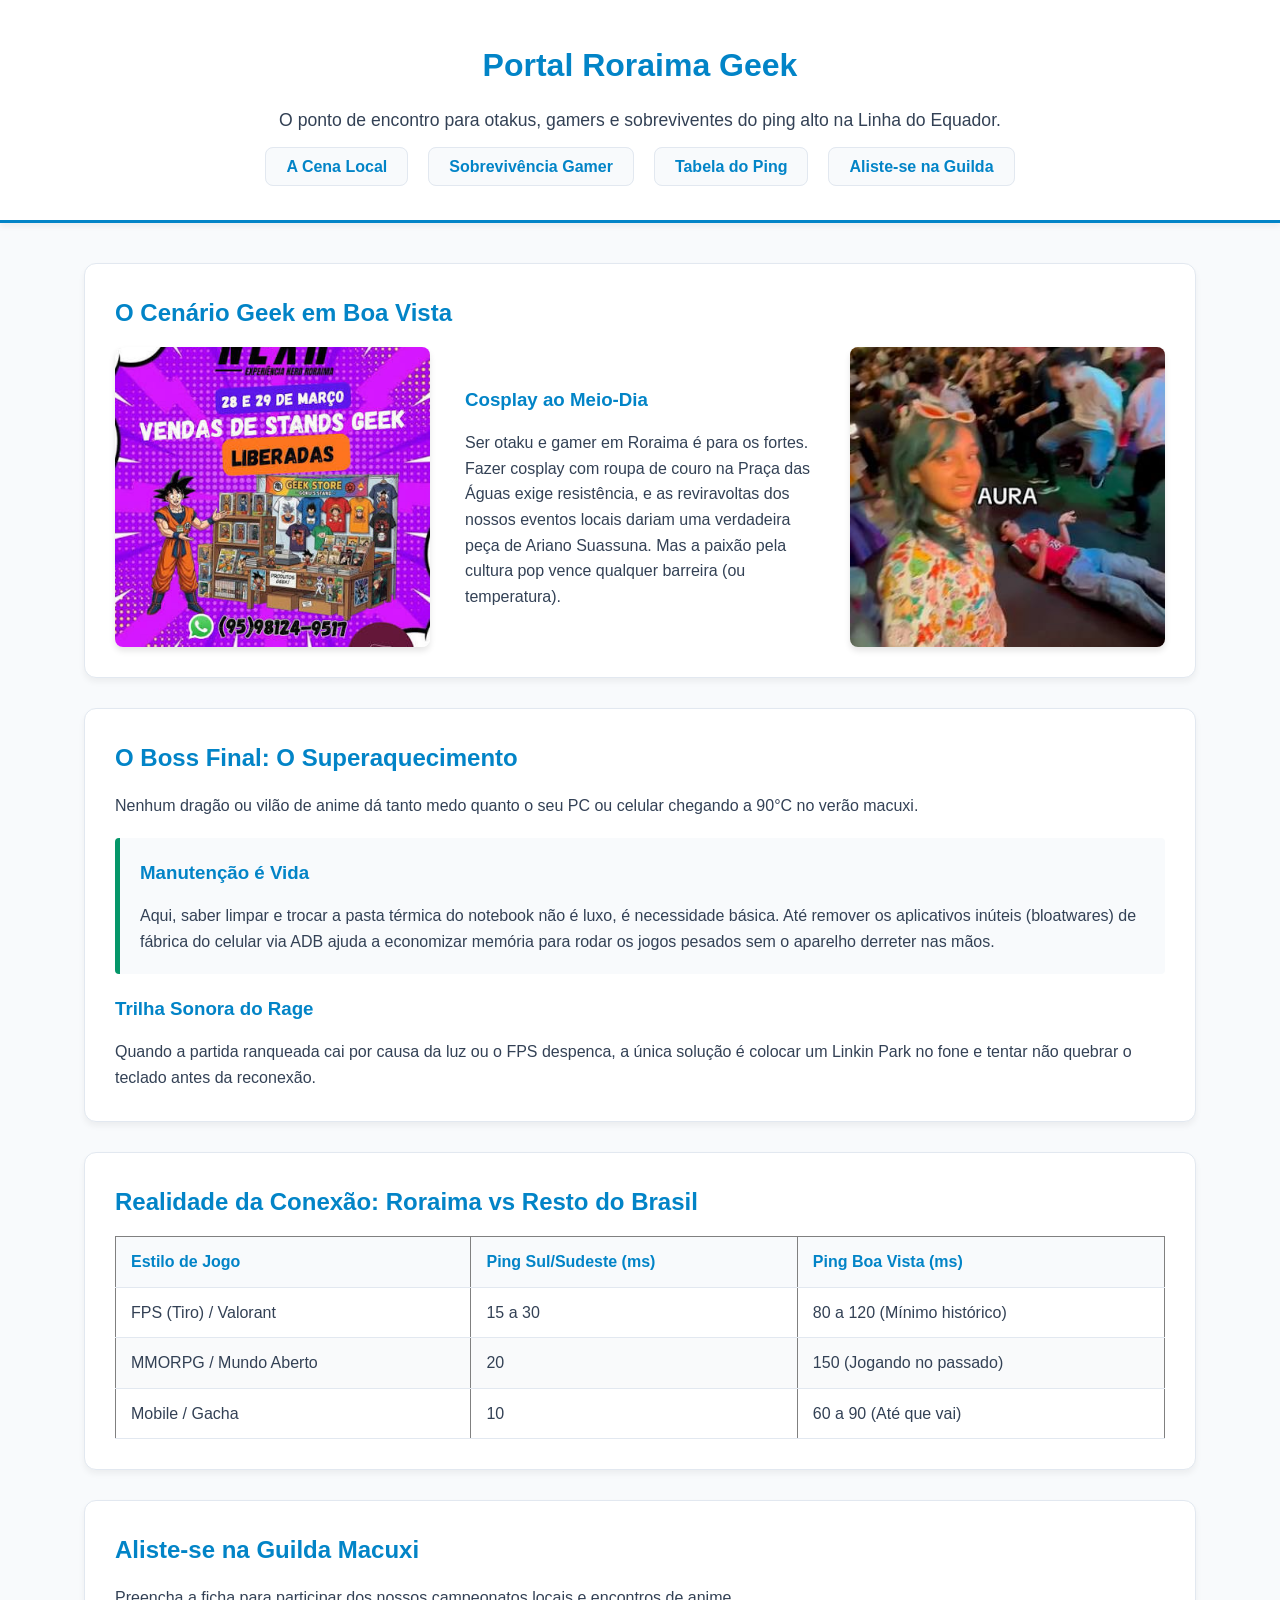
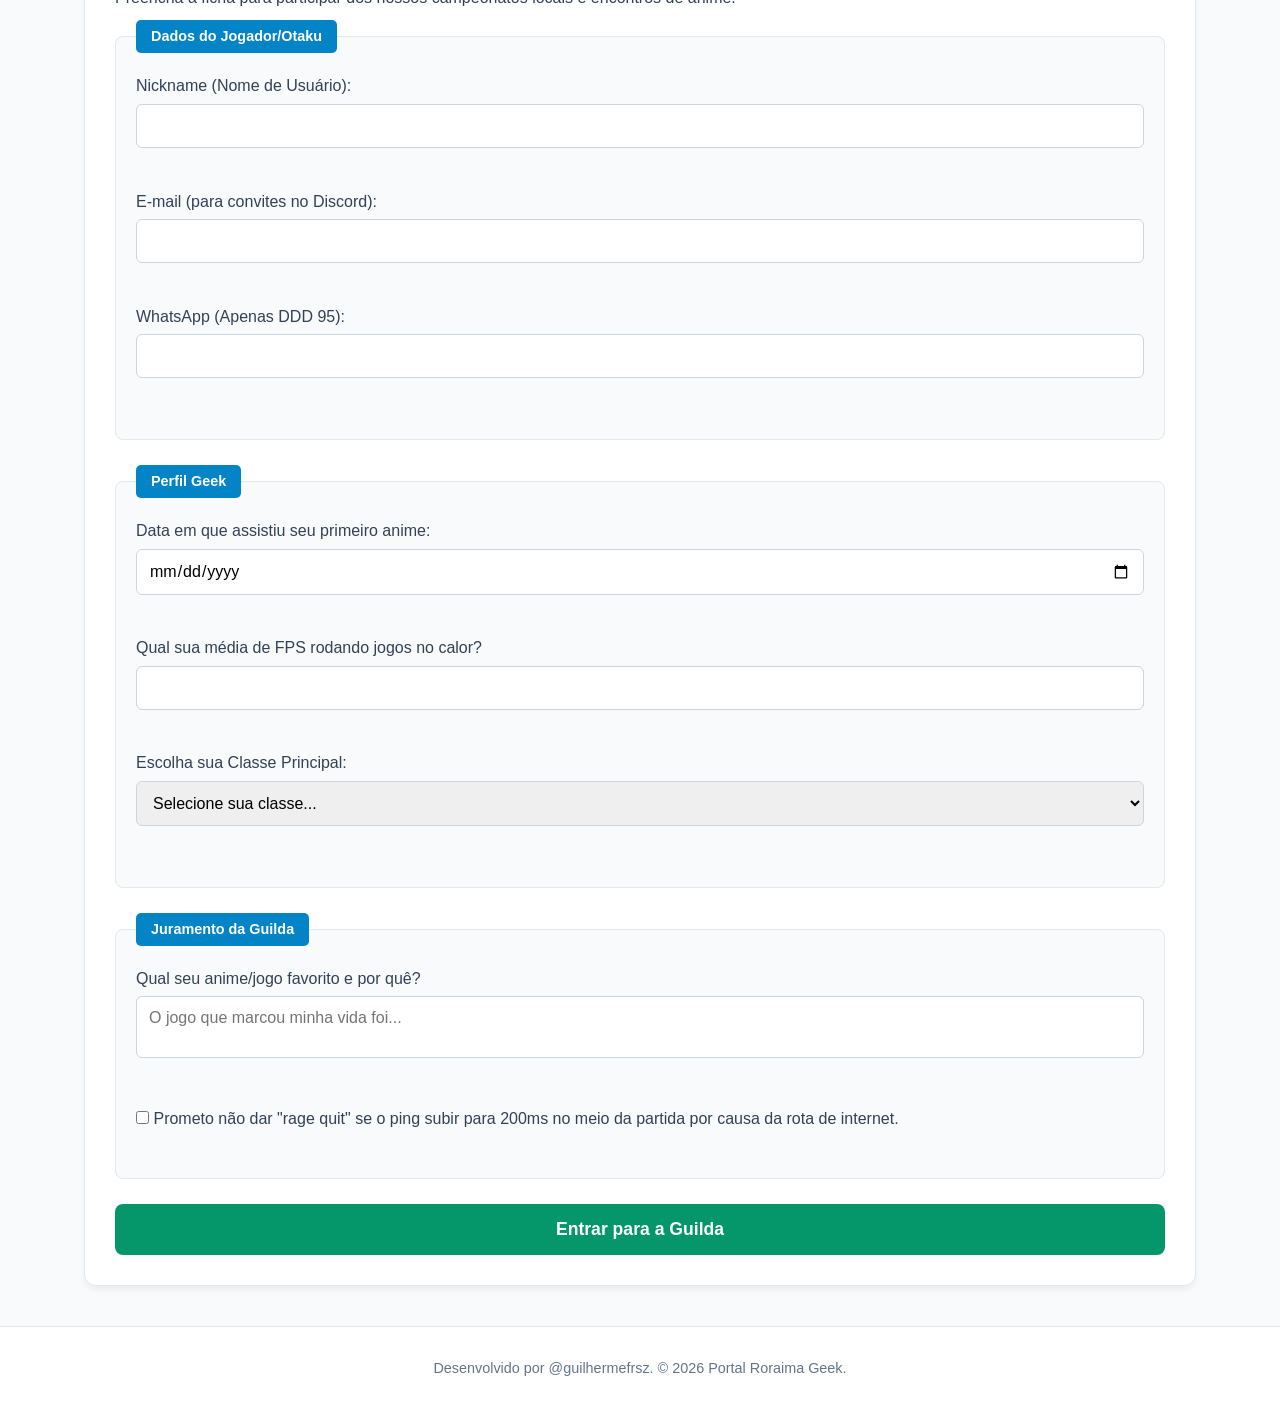
<file: index.html>
<!DOCTYPE html>
<html lang="pt-BR">
<head>
    <meta charset="UTF-8">
    <meta name="viewport" content="width=device-width, initial-scale=1.0">
    <title>Roraima Geek: Animes e Games no Extremo Norte</title>
    <link rel="stylesheet" href="style.css">
</head>
<body>
<!-- hahahah -->
    <header>
        <h1>Portal Roraima Geek</h1>
        <p>O ponto de encontro para otakus, gamers e sobreviventes do ping alto na Linha do Equador.</p>
        <nav>
            <ul>
                <li><a href="#cenario">A Cena Local</a></li>
                <li><a href="#dicas-hardware">Sobrevivência Gamer</a></li>
                <li><a href="#tabela-ping">Tabela do Ping</a></li>
                <li><a href="#guilda">Aliste-se na Guilda</a></li>
            </ul>
        </nav>
    </header>

    <main>
        
        <!-- Seção 1: Introdução -->
        <section id="cenario">
            <h2>O Cenário Geek em Boa Vista</h2>
            <article class="conteudo-flex">
                <img src="assets/anuncio.jpg" alt="Imagem anunciando evento geek">
                
                <div class="texto">
                    <h3>Cosplay ao Meio-Dia</h3>
                    <p>Ser otaku e gamer em Roraima é para os fortes. Fazer cosplay com roupa de couro na Praça das Águas exige resistência, e as    reviravoltas dos nossos eventos locais dariam uma verdadeira peça de Ariano Suassuna. Mas a paixão pela cultura pop vence qualquer barreira (ou temperatura).</p>
                </div>
                <img src="assets/imagem1.jpg" alt="Imagem mostrando uma moça no evento geek">
            </article>
        </section>

        <!-- Seção 2: Dicas (Usando Aside) -->
        <section id="dicas-hardware">
            <h2>O Boss Final: O Superaquecimento</h2>
            <p>Nenhum dragão ou vilão de anime dá tanto medo quanto o seu PC ou celular chegando a 90°C no verão macuxi.</p>
            
            <aside>
                <h3>Manutenção é Vida</h3>
                <p>Aqui, saber limpar e trocar a pasta térmica do notebook não é luxo, é necessidade básica. Até remover os aplicativos inúteis (bloatwares) de fábrica do celular via ADB ajuda a economizar memória para rodar os jogos pesados sem o aparelho derreter nas mãos.</p>
            </aside>
            
            <article>
                <h3>Trilha Sonora do Rage</h3>
                <p>Quando a partida ranqueada cai por causa da luz ou o FPS despenca, a única solução é colocar um Linkin Park no fone e tentar não quebrar o teclado antes da reconexão.</p>
            </article>
        </section>

        <!-- Seção 3: Tabela Semântica -->
       <!-- Seção 3: Tabela Semântica -->
        <section id="tabela-ping">
            <h2>Realidade da Conexão: Roraima vs Resto do Brasil</h2>
            
            <!-- ADICIONE ESTA DIV AQUI EM VOLTA DA TABELA -->
            <div class="tabela-responsiva">
                <table border="1">
                    <thead>
                        <tr>
                            <th>Estilo de Jogo</th>
                            <th>Ping Sul/Sudeste (ms)</th>
                            <th>Ping Boa Vista (ms)</th>
                        </tr>
                    </thead>
                    <tbody>
                        <!-- ... os seus <tr> continuam aqui normalmente ... -->
                        <tr>
                            <td>FPS (Tiro) / Valorant</td>
                            <td>15 a 30</td>
                            <td>80 a 120 (Mínimo histórico)</td>
                        </tr>
                        <tr>
                            <td>MMORPG / Mundo Aberto</td>
                            <td>20</td>
                            <td>150 (Jogando no passado)</td>
                        </tr>
                        <tr>
                            <td>Mobile / Gacha</td>
                            <td>10</td>
                            <td>60 a 90 (Até que vai)</td>
                        </tr>
                    </tbody>
                </table>
            </div> <!-- FECHE A DIV AQUI -->
        </section>

        <!-- Seção 4: Formulário Completo -->
        <section id="guilda">
            <h2>Aliste-se na Guilda Macuxi</h2>
            <p>Preencha a ficha para participar dos nossos campeonatos locais e encontros de anime.</p>
            
            <form action="#" method="POST">
                <fieldset>
                    <legend>Dados do Jogador/Otaku</legend>
                    
                    <!-- 1. Text -->
                    <label for="nickname">Nickname (Nome de Usuário):</label><br>
                    <input type="text" id="nickname" name="nickname" required minlength="3" maxlength="20"><br><br>

                    <!-- 2. Email -->
                    <label for="emailContato">E-mail (para convites no Discord):</label><br>
                    <input type="email" id="emailContato" name="emailContato" required><br><br>

                    <!-- 3. Tel com Pattern (Formatado para DDD 95) -->
                    <label for="whatsapp">WhatsApp (Apenas DDD 95):</label><br>
                    <input type="tel" id="whatsapp" name="whatsapp" required pattern="^\(95\)\s9\d{4}-\d{4}$" title="Digite no formato (95) 9XXXX-XXXX"><br><br>
                </fieldset>

                <fieldset>
                    <legend>Perfil Geek</legend>
                    
                    <!-- 4. Date -->
                    <label for="dataDespertar">Data em que assistiu seu primeiro anime:</label><br>
                    <input type="date" id="dataDespertar" name="dataDespertar" required><br><br>

                    <!-- 5. Number -->
                    <label for="fpsMedio">Qual sua média de FPS rodando jogos no calor?</label><br>
                    <input type="number" id="fpsMedio" name="fpsMedio" min="10" max="240" required><br><br>

                    <!-- 6. Select -->
                    <label for="classeGeek">Escolha sua Classe Principal:</label><br>
                    <select id="classeGeek" name="classeGeek" required>
                        <option value="">Selecione sua classe...</option>
                        <option value="pc-gamer">PC Gamer (Guerreiro do Hardware)</option>
                        <option value="mobile">Gamer Mobile (Mago do Celular)</option>
                        <option value="cosplayer">Cosplayer (Mestre dos Disfarces)</option>
                        <option value="colecionador">Colecionador (Sábio dos Mangás)</option>
                    </select><br><br>
                </fieldset>

                <fieldset>
                    <legend>Juramento da Guilda</legend>

                    <!-- 7. Textarea -->
                    <label for="historiaGeek">Qual seu anime/jogo favorito e por quê?</label><br>
                    <textarea id="historiaGeek" name="historiaGeek"  placeholder="O jogo que marcou minha vida foi..."></textarea><br><br>

                    <!-- 8. Checkbox -->
                    <input type="checkbox" id="aceitoLag" name="aceitoLag" required>
                    <label for="aceitoLag">Prometo não dar "rage quit" se o ping subir para 200ms no meio da partida por causa da rota de internet.</label><br><br>
                </fieldset>

                <!-- Botão de Envio -->
                <button type="submit">Entrar para a Guilda</button>
            </form>
        </section>
    </main>

    <footer>
        <p>Desenvolvido por @guilhermefrsz. &copy; 2026 Portal Roraima Geek.</p>
    </footer>

</body>
</html>
</file>
<file: style.css>
/* 1. VARIÁVEIS E RESET */
html {
    scroll-behavior: smooth;
}

:root {
    --cor-fundo: #f8fafc;      /* Cinza bem clarinho (traz paz e não cansa como o branco puro) */
    --cor-texto: #334155;      /* Cinza escuro (muito melhor para leitura que o preto absoluto) */
    --cor-primaria: #0284c7;   /* Azul tranquilo e profissional */
    --cor-secundaria: #059669; /* Verde esmeralda suave para detalhes */
    --cor-painel: #ffffff;     /* Branco puro para destacar os blocos de conteúdo */
    --cor-borda: #e2e8f0;      /* Cinza claro para linhas sutis */
}

* {
    margin: 0;
    padding: 0;
    box-sizing: border-box; /* Faz com que bordas não aumentem o tamanho total das caixas */
}

/* 2. ESTILO GERAL (BODY) */
body {
    background-color: var(--cor-fundo);
    color: var(--cor-texto);
    font-family: 'Segoe UI', Tahoma, Geneva, Verdana, sans-serif;
    line-height: 1.6;
}

/* Títulos agora usam o azul tranquilo */
h1, h2, h3 {
    color: var(--cor-primaria);
    margin-bottom: 15px;
}

/* 3. CABEÇALHO E MENU (HEADER) */
header {
    background-color: var(--cor-painel);
    text-align: center;
    padding: 40px 20px;
    border-bottom: 3px solid var(--cor-primaria);
    /* Uma sombra super suave para separar o cabeçalho do resto do site */
    box-shadow: 0 4px 6px rgba(0, 0, 0, 0.05); 
}

header p {
    color: var(--cor-texto);
    margin-bottom: 20px;
    font-size: 1.1rem;
}

/* A estrutura do menu continua a mesma (Flexbox) */
nav ul {
    list-style: none;
    display: flex;
    justify-content: center;
    gap: 20px;
    flex-wrap: wrap;
}

/* Botões do menu mais limpos */
nav a {
    text-decoration: none;
    color: var(--cor-primaria); /* Letra azul */
    font-weight: bold;
    padding: 10px 20px;
    background-color: var(--cor-fundo);
    border: 1px solid var(--cor-borda); /* Bordinha cinza sutil */
    border-radius: 8px; /* Cantos um pouco mais arredondados */
    transition: 0.3s;
}

/* Hover suave e elegante */
nav a:hover {
    background-color: var(--cor-primaria); /* Fundo fica azul */
    color: #ffffff; /* Letra fica branca */
    border-color: var(--cor-primaria);
    box-shadow: 0 4px 6px rgba(2, 132, 199, 0.2); /* Sombra azul bem fraquinha */
}

/* 4. CONTEÚDO PRINCIPAL (MAIN E SEÇÕES) */
main {
    max-width: 90vw; /* Impede que o site fique muito largo no PC */
    margin: 40px auto; /* Centraliza o <main> na tela e dá um espaço no topo/fundo */
    padding: 0 20px; /* Garante que o texto não cole nas bordas no celular */
}

/* Criando o efeito de "Cards" (Cartões) brancos */
section {
    background-color: var(--cor-painel);
    padding: 30px;
    margin-bottom: 30px; /* Espaço entre cada seção */
    border-radius: 12px; /* Deixa as pontas arredondadas e modernas */
    box-shadow: 0 4px 6px rgba(0, 0, 0, 0.05); /* Sombra elegante */
    border: 1px solid var(--cor-borda);
    
}

/* Ajuste da imagem para não quebrar o layout */
article img {
    max-width: 100%; /* A imagem nunca será maior que a caixa dela */
    height: auto; /* Mantém a proporção da imagem sem achatar */
    border-radius: 8px;
    margin: 20px auto 0 auto; 
    display: block; /* Tira aquele espaço vazio estranho debaixo das imagens */

}

/* Destacando a tag aside (Nossa Dica de Manutenção) */
aside {
    background-color: var(--cor-fundo); /* Fundo cinza claro para destacar */
    padding: 20px;
    border-left: 5px solid var(--cor-secundaria); /* Faixa verde do lado esquerdo */
    border-radius: 4px;
    margin: 20px 0;
}

/* 5. TABELA DE PING (MODERNA) */
table {
    width: 100%; /* Ocupa todo o espaço do cartão */
    border-collapse: collapse; /* Tira o espaço duplo entre as bordas da tabela */
    margin-top: 15px;
}

table th, table td {
    padding: 12px 15px;
    text-align: left; /* Alinha o texto à esquerda, muito mais fácil de ler */
    border-bottom: 1px solid var(--cor-borda);
}

/* O Cabeçalho da tabela */
table th {
    background-color: var(--cor-fundo);
    color: var(--cor-primaria);
    font-weight: bold;
}

/* Efeito Zebrado: deixa as linhas pares com um fundo levemente cinza */
table tbody tr:nth-child(even) {
    background-color: #f9fafb;
}

/* Efeito ao passar o mouse na linha */
table tbody tr:hover {
    background-color: #f1f5f9;
}

/* 6. FORMULÁRIO E CONTROLES */
fieldset {
    border: 1px solid var(--cor-borda);
    border-radius: 8px;
    padding: 20px;
    margin-bottom: 25px;
    margin-top: 10px;
    background-color: var(--cor-fundo);
}

legend {
    background-color: var(--cor-primaria);
    color: white;
    padding: 5px 15px;
    border-radius: 5px;
    font-weight: bold;
    font-size: 0.9rem;
}



/* Estilizando os campos de digitar, selecionar e texto longo */
input[type="text"],
input[type="email"],
input[type="tel"],
input[type="date"],
input[type="number"],
select,
textarea {
    width: 100%; /* Ocupam a linha inteira */
    padding: 12px;
    margin-top: 5px;
    margin-bottom: 15px;
    border: 1px solid #cbd5e1;
    border-radius: 6px;
    font-family: inherit; /* Puxa a mesma fonte da página */
    font-size: 1rem;
    transition: 0.3s;
    resize: none;
}

/* Efeito de "foco" quando o usuário clica dentro do campo */
input:focus, select:focus, textarea:focus {
    outline: none; /* Tira aquela borda preta feia padrão do navegador */
    border-color: var(--cor-primaria); /* Borda fica azul */
    box-shadow: 0 0 0 3px rgba(2, 132, 199, 0.2); /* Cria uma "auréola" azul clara */
}

/* Estilizando o botão de envio */
button[type="submit"] {
    background-color: var(--cor-secundaria); /* Usa o verde esmeralda */
    color: white;
    border: none;
    padding: 15px 30px;
    font-size: 1.1rem;
    font-weight: bold;
    border-radius: 8px;
    cursor: pointer; /* Muda o mouse para a "mãozinha" */
    width: 100%; /* Botão grandão ocupando a tela toda */
    transition: 0.3s;
}

button[type="submit"]:hover {
    background-color: #047857; /* Um verde um pouco mais escuro no hover */
    transform: translateY(-2px); /* Dá uma leve "levantadinha" no botão */
}

/* 7. RODAPÉ (FOOTER) */
footer {
    text-align: center;
    padding: 30px 20px;
    background-color: var(--cor-painel);
    border-top: 1px solid var(--cor-borda);
    color: #64748b;
    font-size: 0.9rem;
}

/* FALTOU AQUI PRA BAIXO */

/* Coloca as imagens e o texto lado a lado */
.conteudo-flex {
    display: flex;
    align-items: center; /* Centraliza tudo verticalmente */
    justify-content: space-between; /* Garante que as pontas encostem nas bordas */
    gap: 20px; 
}

/* O texto ocupa todo o espaço que sobrar no meio */
.conteudo-flex .texto {
    flex: 1; 
    padding: 0 15px; /* Dá um respiro lateral para o texto não colar nas fotos */
}

/* Deixando as imagens com cara de portal profissional */
.conteudo-flex img {
    width: 30%; /* Define uma largura equilibrada para as duas imagens */
    height: 300px; /* Trava a altura para ambas ficarem alinhadas */
    object-fit: cover; /* Faz a mágica de cortar as sobras da imagem sem achatar */
    border-radius: 8px;
    box-shadow: 0 4px 6px rgba(0, 0, 0, 0.1); /* Sombra sutil para destacar a foto */
    margin: 0; 
}







/* Responsividade para Celulares */
/* Responsividade para Celulares (Telas menores que 768px) */
@media (max-width: 768px) {
    
    /* 1. Ajustes do Flexbox (O que já tínhamos) */
    .conteudo-flex {
        flex-direction: column; /* Coloca um embaixo do outro */
        text-align: center; 
    }
    
    .conteudo-flex img {
        width: 100%; /* No celular, as imagens ocupam a tela toda */
        height: auto; /* Deixa a altura livre para não cortar demais no mobile */
        max-height: 350px;
        margin-top: 15px;
    }

    /* 2. Otimização de Espaço nos Cartões e Topo */
    header {
        padding: 20px 10px; /* Diminui aquele espaço em branco gigante no topo */
    }

    section {
        padding: 15px; /* Reduz o espaço interno dos cartões brancos */
        margin-bottom: 20px;
    }

    main {
        margin: 20px auto; /* Reduz a margem geral da página */
        width: 95vw; /* Deixa o cartão um pouco mais largo no celular */
    }

    /* 3. Redução Inteligente de Fontes */
    h1 {
        font-size: 1.6rem; /* Título principal do site menor */
    }
    
    h2 {
        font-size: 1.3rem; /* Títulos de cada seção menores */
    }
    
    h3 {
        font-size: 1.1rem; /* Subtítulos menores */
    }

    header p {
        font-size: 0.95rem; /* Subtítulo do cabeçalho levemente menor */
    }

    /* 4. Ajuste dos Botões do Menu */
    nav ul {
        gap: 10px; /* Reduz o espaço entre os botões */
    }

    nav a {
        padding: 8px 12px; /* Deixa os botões menos gordinhos */
        font-size: 0.9rem; /* Fonte do menu um pouco menor */
    }
    /* Container para a tabela não vazar no celular */
    .tabela-responsiva {
        width: 100%;
        overflow-x: auto; /* Cria a barra de rolagem horizontal se não couber */
        -webkit-overflow-scrolling: touch; /* Deixa a rolagem suave nos celulares (iPhone/Android) */
    }
    fieldset textarea {
        padding: 12px;
        margin-top: 5px;
        margin-bottom: 15px;
        border: 1px solid #cbd5e1;
        border-radius: 6px;
        font-family: inherit; /* Puxa a mesma fonte da página */
        font-size: 1rem;
        transition: 0.3s;
        resize: none;
    }
}
</file>
